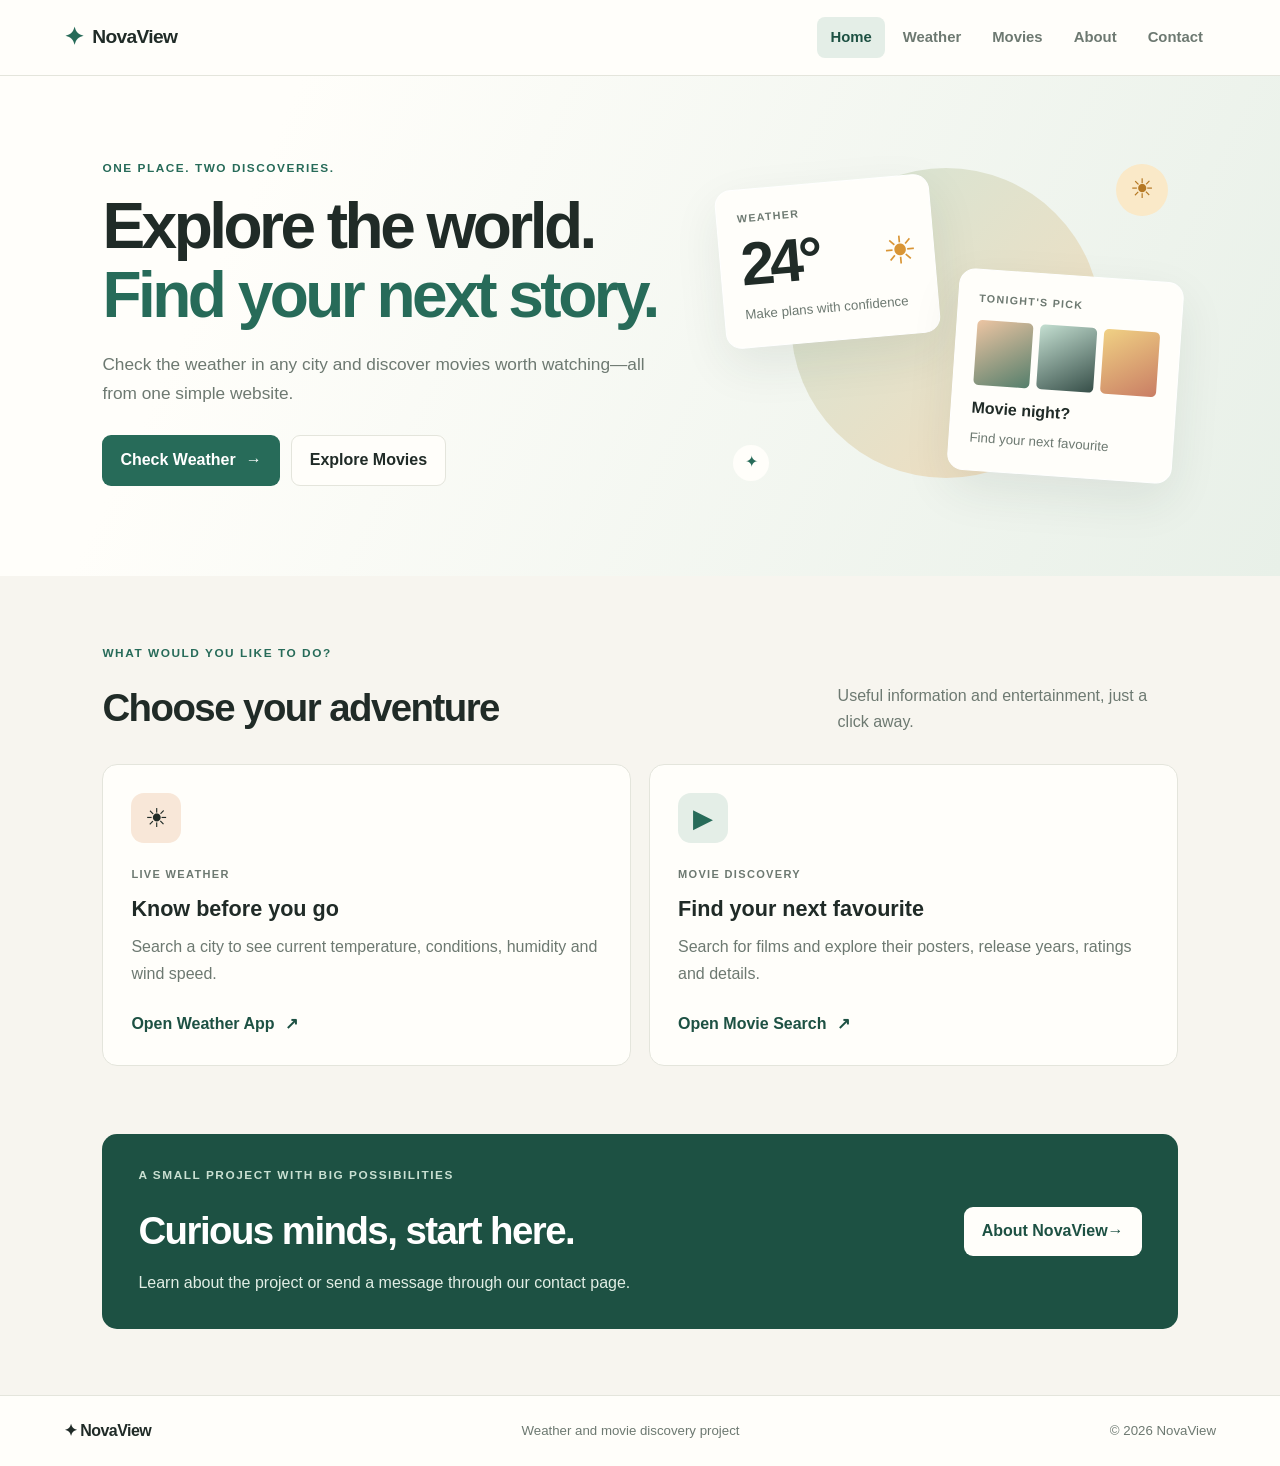
<file: ExploreHub_Modified_Project/Minor-project weather movies search/index.html>
<!doctype html>
<html lang="en">
<head>
  <meta charset="utf-8">
  <meta name="viewport" content="width=device-width, initial-scale=1">
  <meta name="description" content="Your home for live weather and movie discovery.">
  <title>NovaView | Home</title>
  <link rel="stylesheet" href="style.css">
  <script type="module" src="js/app.js"></script>
</head>
<body>
  <header class="site-header">
    <a class="brand" href="index.html"><span class="brand-mark">✦</span>NovaView</a>
    <button class="menu-toggle" aria-label="Toggle navigation" aria-expanded="false">☰</button>
    <nav class="site-nav" aria-label="Main navigation">
      <a class="active" href="index.html">Home</a>
      <a href="weather.html">Weather</a>
      <a href="movies.html">Movies</a>
      <a href="about.html">About</a>
      <a href="contact.html">Contact</a>
    </nav>
  </header>

  <main>
    <section class="hero">
      <div class="hero-copy">
        <p class="eyebrow">ONE PLACE. TWO DISCOVERIES.</p>
        <h1>Explore the world.<br><span>Find your next story.</span></h1>
        <p class="hero-text">Check the weather in any city and discover movies worth watching—all from one simple website.</p>
        <div class="hero-actions">
          <a class="button button-primary" href="weather.html">Check Weather <span>→</span></a>
          <a class="button button-secondary" href="movies.html">Explore Movies</a>
        </div>
      </div>
      <div class="hero-art" aria-hidden="true">
        <div class="orb orb-one">☀</div><div class="orb orb-two">✦</div>
        <div class="art-card weather-art"><span>WEATHER</span><strong>24°</strong><small>Make plans with confidence</small><div class="sun-icon">☀</div></div>
        <div class="art-card movie-art"><span>TONIGHT'S PICK</span><div class="poster-shapes"><i></i><i></i><i></i></div><strong>Movie night?</strong><small>Find your next favourite</small></div>
      </div>
    </section>

    <section class="section-wrap">
      <div class="section-heading"><div><p class="eyebrow">WHAT WOULD YOU LIKE TO DO?</p><h2>Choose your adventure</h2></div><p>Useful information and entertainment, just a click away.</p></div>
      <div class="feature-grid">
        <article class="feature-card weather-feature">
          <div class="feature-icon">☀</div><p class="card-kicker">LIVE WEATHER</p><h3>Know before you go</h3>
          <p>Search a city to see current temperature, conditions, humidity and wind speed.</p>
          <a class="text-link" href="weather.html">Open Weather App <span>↗</span></a>
        </article>
        <article class="feature-card movie-feature">
          <div class="feature-icon">▶</div><p class="card-kicker">MOVIE DISCOVERY</p><h3>Find your next favourite</h3>
          <p>Search for films and explore their posters, release years, ratings and details.</p>
          <a class="text-link" href="movies.html">Open Movie Search <span>↗</span></a>
        </article>
      </div>
    </section>

    <section class="bottom-banner">
      <div><p class="eyebrow">A SMALL PROJECT WITH BIG POSSIBILITIES</p><h2>Curious minds, start here.</h2><p>Learn about the project or send a message through our contact page.</p></div>
      <a class="button button-light" href="about.html">About NovaView→</a>
    </section>
  </main>

  <footer class="site-footer"><a class="brand footer-brand" href="index.html">✦ NovaView</a><span>Weather and movie discovery project</span><span>© <span data-year></span> NovaView</span></footer>
</body>
</html>
</file>
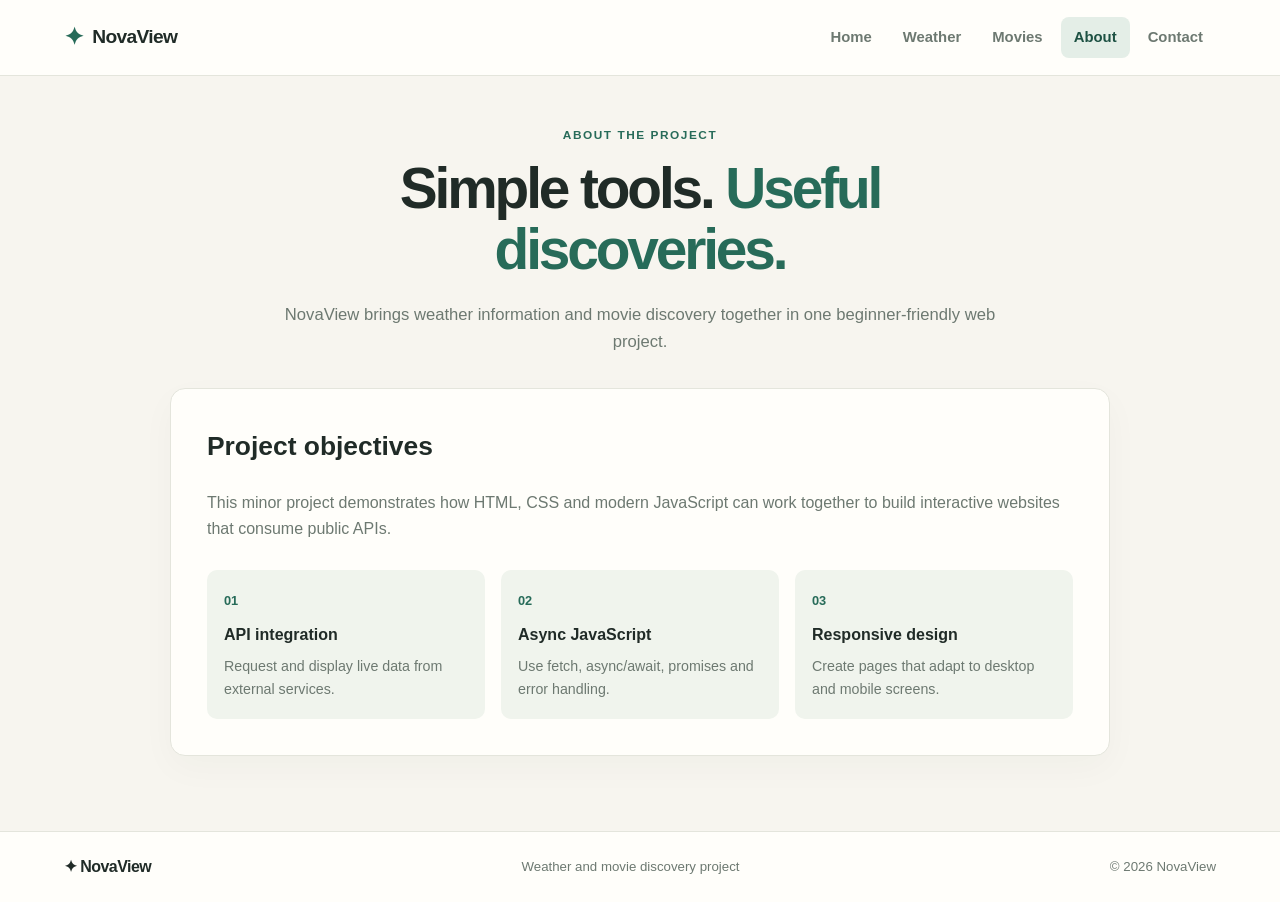
<file: ExploreHub_Modified_Project/Minor-project weather movies search/about.html>
<!doctype html>
<html lang="en">
  <head>
    <meta charset="utf-8" />
    <meta name="viewport" content="width=device-width, initial-scale=1" />
    <title>About | NovaView</title>
    <link rel="stylesheet" href="style.css" />
    <script type="module" src="js/app.js"></script>
  </head>
  <body>
    <header class="site-header">
      <a class="brand" href="index.html"
        ><span class="brand-mark">✦</span> NovaView</a
      ><button
        class="menu-toggle"
        aria-label="Toggle navigation"
        aria-expanded="false"
      >
        ☰
      </button>
      <nav class="site-nav" aria-label="Main navigation">
        <a href="index.html">Home</a><a href="weather.html">Weather</a
        ><a href="movies.html">Movies</a
        ><a class="active" href="about.html">About</a
        ><a href="contact.html">Contact</a>
      </nav>
    </header>
    <main class="inner-page">
      <section class="page-intro">
        <p class="eyebrow">ABOUT THE PROJECT</p>
        <h1>Simple tools. <span>Useful discoveries.</span></h1>
        <p>
          NovaView brings weather information and movie discovery together in
          one beginner-friendly web project.
        </p>
      </section>
      <section class="content-card">
        <h2>Project objectives</h2>
        <p>
          This minor project demonstrates how HTML, CSS and modern JavaScript
          can work together to build interactive websites that consume public
          APIs.
        </p>
        <div class="objective-grid">
          <div>
            <strong>01</strong>
            <h3>API integration</h3>
            <p>Request and display live data from external services.</p>
          </div>
          <div>
            <strong>02</strong>
            <h3>Async JavaScript</h3>
            <p>Use fetch, async/await, promises and error handling.</p>
          </div>
          <div>
            <strong>03</strong>
            <h3>Responsive design</h3>
            <p>Create pages that adapt to desktop and mobile screens.</p>
          </div>
        </div>
      </section>
    </main>
    <footer class="site-footer">
      <a class="brand footer-brand" href="index.html">✦ NovaView</a
      ><span>Weather and movie discovery project</span
      ><span>© <span data-year></span> NovaView</span>
    </footer>
  </body>
</html>
</file>
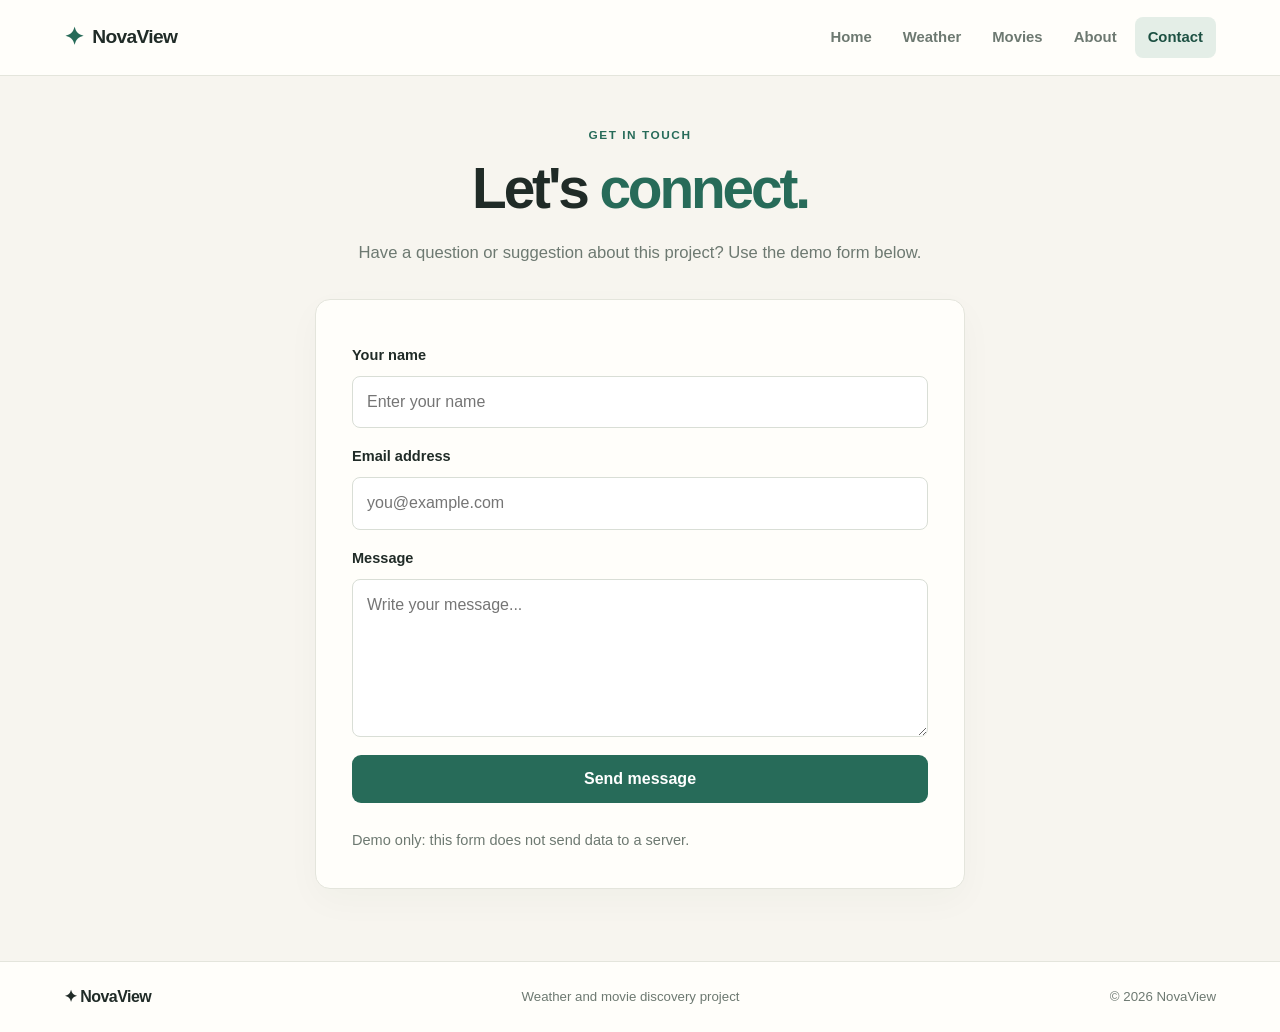
<file: ExploreHub_Modified_Project/Minor-project weather movies search/contact.html>
<!doctype html>
<html lang="en">
  <head>
    <meta charset="utf-8" />
    <meta name="viewport" content="width=device-width, initial-scale=1" />
    <title>Contact | NovaView</title>
    <link rel="stylesheet" href="style.css" />
    <script type="module" src="js/app.js"></script>
    <script type="module" src="js/contact.js"></script>
  </head>
  <body>
    <header class="site-header">
      <a class="brand" href="index.html"
        ><span class="brand-mark">✦</span> NovaView</a
      ><button
        class="menu-toggle"
        aria-label="Toggle navigation"
        aria-expanded="false"
      >
        ☰
      </button>
      <nav class="site-nav" aria-label="Main navigation">
        <a href="index.html">Home</a><a href="weather.html">Weather</a
        ><a href="movies.html">Movies</a><a href="about.html">About</a
        ><a class="active" href="contact.html">Contact</a>
      </nav>
    </header>
    <main class="inner-page">
      <section class="page-intro">
        <p class="eyebrow">GET IN TOUCH</p>
        <h1>Let's <span>connect.</span></h1>
        <p>
          Have a question or suggestion about this project? Use the demo form
          below.
        </p>
      </section>
      <section class="content-card contact-card">
        <form id="contact-form" class="contact-form">
          <label for="name">Your name</label
          ><input
            id="name"
            name="name"
            required
            placeholder="Enter your name"
          /><label for="email">Email address</label
          ><input
            id="email"
            name="email"
            type="email"
            required
            placeholder="you@example.com"
          /><label for="message">Message</label
          ><textarea
            id="message"
            name="message"
            rows="5"
            required
            placeholder="Write your message..."
          ></textarea
          ><button class="button button-primary" type="submit">
            Send message
          </button>
          <p id="contact-status" class="status-message" role="status">
            Demo only: this form does not send data to a server.
          </p>
        </form>
      </section>
    </main>
    <footer class="site-footer">
      <a class="brand footer-brand" href="index.html">✦ NovaView</a
      ><span>Weather and movie discovery project</span
      ><span>© <span data-year></span> NovaView</span>
    </footer>
  </body>
</html>
</file>
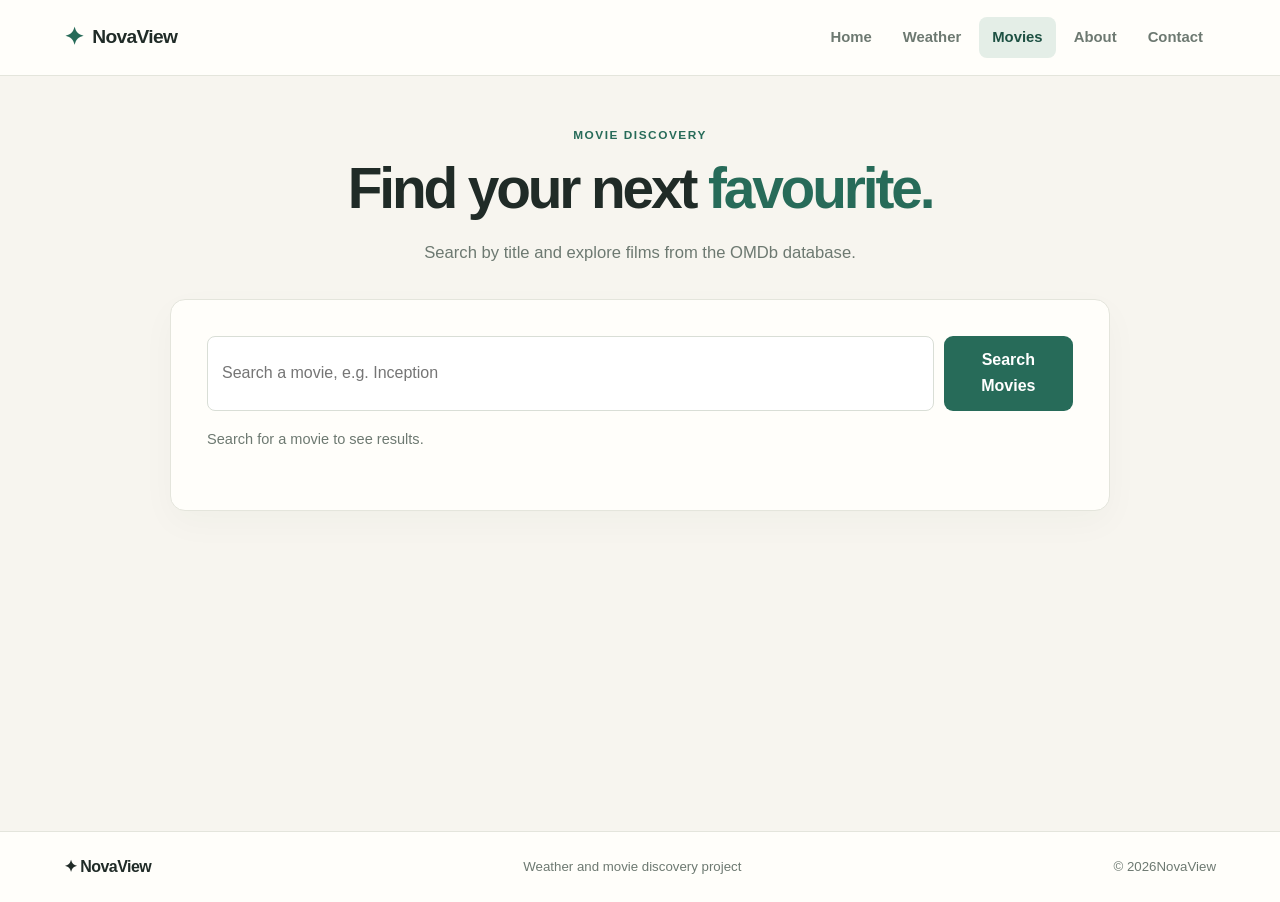
<file: ExploreHub_Modified_Project/Minor-project weather movies search/movies.html>
<!doctype html>
<html lang="en">
  <head>
    <meta charset="utf-8" />
    <meta name="viewport" content="width=device-width, initial-scale=1" />
    <title>Movie Search | NovaView</title>
    <link rel="stylesheet" href="style.css" />
    <script type="module" src="js/app.js"></script>
    <script type="module" src="js/movies.js"></script>
  </head>
  <body>
    <header class="site-header">
      <a class="brand" href="index.html"
        ><span class="brand-mark">✦</span> NovaView</a
      ><button
        class="menu-toggle"
        aria-label="Toggle navigation"
        aria-expanded="false"
      >
        ☰
      </button>
      <nav class="site-nav" aria-label="Main navigation">
        <a href="index.html">Home</a><a href="weather.html">Weather</a
        ><a class="active" href="movies.html">Movies</a
        ><a href="about.html">About</a><a href="contact.html">Contact</a>
      </nav>
    </header>
    <main class="inner-page">
      <section class="page-intro">
        <p class="eyebrow">MOVIE DISCOVERY</p>
        <h1>Find your next <span>favourite.</span></h1>
        <p>Search by title and explore films from the OMDb database.</p>
      </section>
      <section class="tool-panel">
        <form id="movie-form" class="search-form">
          <label class="sr-only" for="movie-input">Movie title</label
          ><input
            id="movie-input"
            name="movie"
            placeholder="Search a movie, e.g. Inception"
            required
          /><button class="button button-primary" type="submit">
            Search Movies
          </button>
        </form>
        <p id="movie-status" class="status-message" role="status">
          Search for a movie to see results.
        </p>
        <div id="movie-results" class="movie-grid"></div>
      </section>
    </main>
    <footer class="site-footer">
      <a class="brand footer-brand" href="index.html">✦ NovaView</a
      ><span>Weather and movie discovery project</span
      ><span>© <span data-year></span>NovaView</span>
    </footer>
  </body>
</html>
</file>
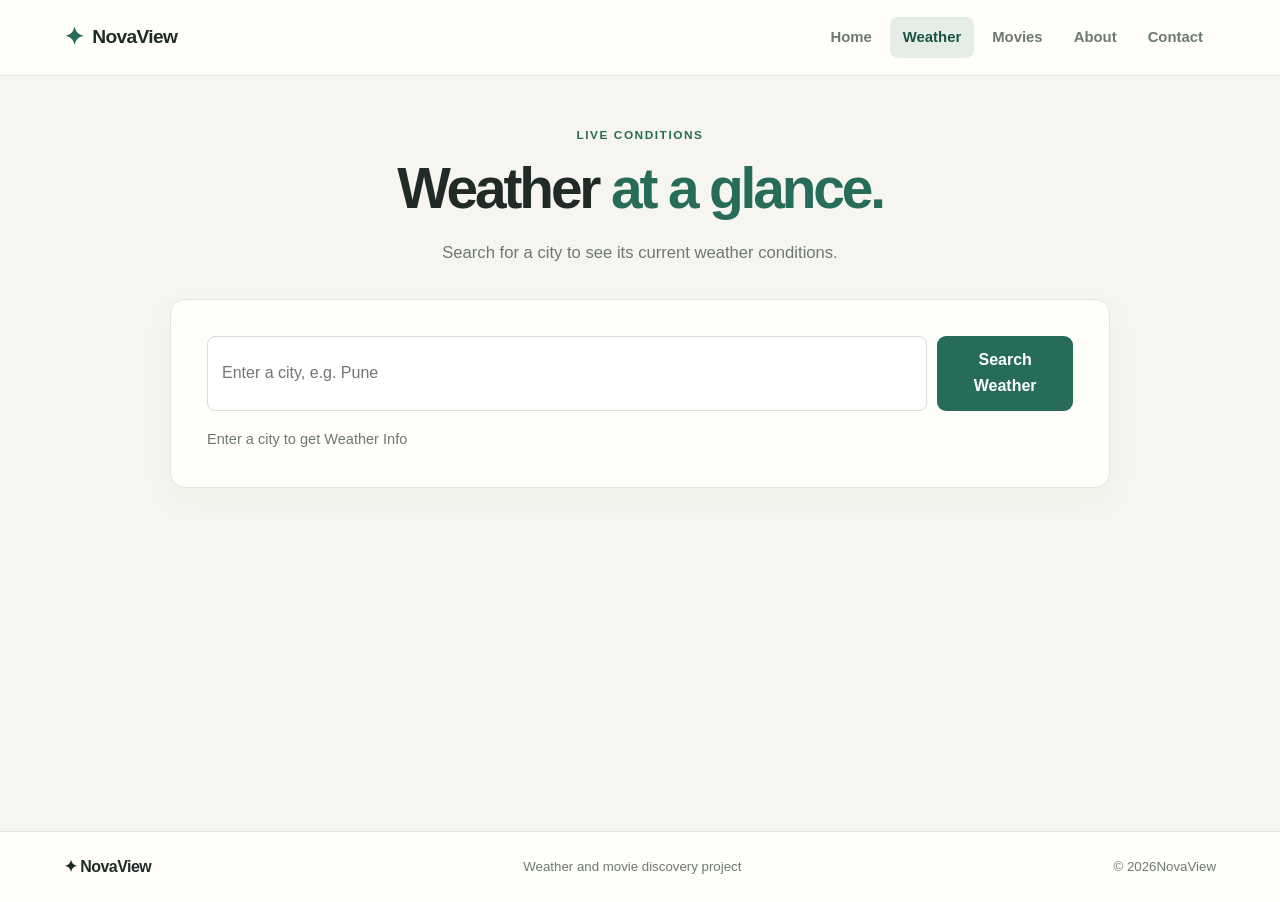
<file: ExploreHub_Modified_Project/Minor-project weather movies search/weather.html>
<!doctype html>
<html lang="en">
  <head>
    <meta charset="utf-8" />
    <meta name="viewport" content="width=device-width, initial-scale=1" />
    <title>Weather | NovaView</title>
    <link rel="stylesheet" href="style.css" />
    <script type="module" src="js/app.js"></script>
    <script type="module" src="js/weather.js"></script>
  </head>
  <body>
    <header class="site-header">
      <a class="brand" href="index.html"
        ><span class="brand-mark">✦</span>NovaView</a
      ><button
        class="menu-toggle"
        aria-label="Toggle navigation"
        aria-expanded="false"
      >
        ☰
      </button>
      <nav class="site-nav" aria-label="Main navigation">
        <a href="index.html">Home</a
        ><a class="active" href="weather.html">Weather</a
        ><a href="movies.html">Movies</a><a href="about.html">About</a
        ><a href="contact.html">Contact</a>
      </nav>
    </header>
    <main class="inner-page">
      <section class="page-intro">
        <p class="eyebrow">LIVE CONDITIONS</p>
        <h1>Weather <span>at a glance.</span></h1>
        <p>Search for a city to see its current weather conditions.</p>
      </section>
      <section class="tool-panel">
        <form id="weather-form" class="search-form">
          <label class="sr-only" for="city-input">City name</label
          ><input
            id="city-input"
            name="city"
            placeholder="Enter a city, e.g. Pune"
            required
          /><button class="button button-primary" type="submit">
            Search Weather
          </button>
        </form>
        <p id="weather-status" class="status-message" role="status">
          Enter a city to get Weather Info
        </p>
        <div id="weather-result" class="weather-result" hidden></div>
      </section>
    
    </main>
    <footer class="site-footer">
      <a class="brand footer-brand" href="index.html">✦ NovaView</a
      ><span>Weather and movie discovery project</span
      ><span>© <span data-year></span>NovaView</span>
    </footer>
  </body>
</html>
</file>
<file: ExploreHub_Modified_Project/Minor-project weather movies search/style.css>
/* ExploreHub: a simple, responsive layout with a warm paper-and-ink palette. */
:root {
  color-scheme: light;
  --ink: #202b27;
  --muted: #6d7971;
  --paper: #f7f5ef;
  --white: #fffefa;
  --primary: #276b59;
  --primary-dark: #1d5143;
  --line: #e4e5dc;
  --mint: #e4eee7;
  --peach: #f8e7d8;
  font-family: "Segoe UI", Tahoma, Arial, sans-serif;
}
* {
  box-sizing: border-box;
}
html {
  scroll-behavior: smooth;
}
body {
  margin: 0;
  color: var(--ink);
  background: var(--paper);
  line-height: 1.65;
}
a {
  color: inherit;
  text-decoration: none;
}
button,
input,
textarea {
  font: inherit;
}
button,
a {
  -webkit-tap-highlight-color: transparent;
}
.site-header {
  display: flex;
  align-items: center;
  justify-content: space-between;
  gap: 24px;
  padding: 17px clamp(18px, 5vw, 76px);
  background: var(--white);
  border-bottom: 1px solid var(--line);
  position: sticky;
  top: 0;
  z-index: 10;
}
.brand {
  display: inline-flex;
  align-items: center;
  gap: 9px;
  font-weight: 800;
  letter-spacing: -0.035em;
  font-size: 1.2rem;
  white-space: nowrap;
}
.brand-mark {
  color: var(--primary);
  font-size: 1.5rem;
}
.site-nav {
  display: flex;
  align-items: center;
  gap: 5px;
}
.site-nav a {
  padding: 8px 13px;
  color: var(--muted);
  font-size: 0.93rem;
  font-weight: 650;
  border-radius: 8px;
  transition:
    background 0.18s ease,
    color 0.18s ease;
}
.site-nav a:hover,
.site-nav a.active {
  background: var(--mint);
  color: var(--primary-dark);
}
.menu-toggle {
  display: none;
  border: 1px solid var(--line);
  border-radius: 8px;
  background: var(--white);
  padding: 5px 10px;
  font-size: 1.35rem;
  color: var(--ink);
  cursor: pointer;
}
.hero {
  padding: 72px clamp(20px, 8vw, 118px) 78px;
  display: grid;
  grid-template-columns: 1.1fr 0.9fr;
  align-items: center;
  gap: 48px;
  overflow: hidden;
  background: linear-gradient(115deg, #fffefa 20%, #e8f0e8 100%);
}
.eyebrow {
  color: var(--primary);
  font-size: 0.74rem;
  font-weight: 800;
  letter-spacing: 0.13em;
  margin: 0 0 13px;
}
h1,
h2,
h3,
p {
  margin-top: 0;
}
h1 {
  font-size: clamp(2.5rem, 5vw, 4.45rem);
  line-height: 1.08;
  letter-spacing: -0.055em;
  margin-bottom: 20px;
}
h1 span {
  color: var(--primary);
}
.hero-text {
  max-width: 550px;
  color: var(--muted);
  font-size: 1.08rem;
}
.hero-actions {
  display: flex;
  flex-wrap: wrap;
  gap: 11px;
  margin-top: 28px;
}
.button {
  display: inline-flex;
  align-items: center;
  justify-content: center;
  gap: 10px;
  min-height: 46px;
  padding: 11px 18px;
  border: 0;
  border-radius: 9px;
  cursor: pointer;
  font-weight: 750;
  transition:
    transform 0.16s ease,
    background 0.16s ease;
}
.button:hover {
  transform: translateY(-2px);
}
.button:focus-visible,
a:focus-visible,
.menu-toggle:focus-visible {
  outline: 3px solid #e5b46d;
  outline-offset: 3px;
}
.button-primary {
  background: var(--primary);
  color: white;
}
.button-primary:hover {
  background: var(--primary-dark);
}
.button-secondary {
  background: var(--white);
  color: var(--ink);
  border: 1px solid var(--line);
}
.button-light {
  background: var(--white);
  color: var(--primary-dark);
}
.hero-art {
  position: relative;
  min-height: 350px;
  display: grid;
  place-items: center;
}
.hero-art::before {
  content: "";
  width: min(310px, 80%);
  aspect-ratio: 1;
  border-radius: 50%;
  background: linear-gradient(135deg, #d4e5d6, #f5ddbd);
  position: absolute;
}
.art-card {
  position: absolute;
  background: var(--white);
  box-shadow: 0 18px 48px #26372c16;
  border: 1px solid #fff;
  border-radius: 16px;
  padding: 20px;
}
.art-card span {
  display: block;
  font-size: 0.67rem;
  letter-spacing: 0.12em;
  font-weight: 800;
  color: var(--muted);
}
.weather-art {
  width: 215px;
  left: 1%;
  top: 34px;
  transform: rotate(-5deg);
}
.weather-art strong {
  display: block;
  font-size: 3.8rem;
  letter-spacing: -0.08em;
  line-height: 1.2;
}
.art-card small {
  color: var(--muted);
}
.sun-icon {
  position: absolute;
  right: 17px;
  top: 42px;
  font-size: 2.4rem;
  color: #d99535;
}
.movie-art {
  width: 225px;
  right: 0;
  bottom: 20px;
  transform: rotate(4deg);
}
.movie-art strong {
  display: block;
  margin: 10px 0 3px;
}
.poster-shapes {
  display: flex;
  gap: 7px;
  margin-top: 12px;
}
.poster-shapes i {
  display: block;
  height: 65px;
  flex: 1;
  border-radius: 5px;
  background: linear-gradient(150deg, #edc5a3, #547e6b);
}
.poster-shapes i:nth-child(2) {
  background: linear-gradient(150deg, #c4dfd1, #364e48);
}
.poster-shapes i:nth-child(3) {
  background: linear-gradient(150deg, #f0d184, #c97d64);
}
.orb {
  position: absolute;
  z-index: 1;
  border-radius: 50%;
  display: grid;
  place-items: center;
}
.orb-one {
  width: 52px;
  height: 52px;
  right: 10px;
  top: 16px;
  background: #fae9c8;
  color: #b57823;
  font-size: 1.7rem;
}
.orb-two {
  width: 36px;
  height: 36px;
  left: 18px;
  bottom: 17px;
  background: var(--white);
  color: var(--primary);
}
.section-wrap {
  padding: 68px clamp(20px, 8vw, 118px);
}
.section-heading {
  display: flex;
  justify-content: space-between;
  align-items: end;
  gap: 28px;
  margin-bottom: 25px;
}
.section-heading h2,
.bottom-banner h2 {
  font-size: clamp(1.8rem, 3vw, 2.55rem);
  letter-spacing: -0.04em;
  margin-bottom: 0;
}
.section-heading > p {
  color: var(--muted);
  max-width: 340px;
  margin-bottom: 4px;
}
.feature-grid {
  display: grid;
  grid-template-columns: repeat(2, minmax(0, 1fr));
  gap: 18px;
}
.feature-card {
  background: var(--white);
  border: 1px solid var(--line);
  border-radius: 15px;
  padding: 28px;
  transition:
    transform 0.18s ease,
    box-shadow 0.18s ease;
}
.feature-card:hover {
  transform: translateY(-3px);
  box-shadow: 0 12px 28px #26372c0d;
}
.feature-icon {
  width: 50px;
  height: 50px;
  display: grid;
  place-items: center;
  border-radius: 13px;
  font-size: 1.6rem;
  margin-bottom: 22px;
  background: var(--peach);
}
.movie-feature .feature-icon {
  background: var(--mint);
  color: var(--primary);
}
.card-kicker {
  font-size: 0.69rem;
  font-weight: 800;
  letter-spacing: 0.12em;
  color: var(--muted);
  margin-bottom: 7px;
}
.feature-card h3 {
  font-size: 1.35rem;
  margin-bottom: 8px;
}
.feature-card > p:not(.card-kicker) {
  color: var(--muted);
  max-width: 480px;
}
.text-link {
  display: inline-flex;
  gap: 10px;
  margin-top: 8px;
  color: var(--primary-dark);
  font-weight: 800;
}
.text-link:hover {
  text-decoration: underline;
  text-underline-offset: 4px;
}
.bottom-banner {
  margin: 0 clamp(20px, 8vw, 118px) 66px;
  padding: 32px 36px;
  border-radius: 15px;
  background: var(--primary-dark);
  color: white;
  display: flex;
  justify-content: space-between;
  align-items: center;
  gap: 24px;
}
.bottom-banner .eyebrow {
  color: #c9e0d2;
}
.bottom-banner p:last-child {
  margin: 8px 0 0;
  color: #e1eee5;
}
.site-footer {
  padding: 22px clamp(18px, 5vw, 76px);
  display: flex;
  align-items: center;
  justify-content: space-between;
  gap: 18px;
  color: var(--muted);
  border-top: 1px solid var(--line);
  font-size: 0.83rem;
  background: var(--white);
}
.footer-brand {
  color: var(--ink);
  font-size: 1rem;
}
.inner-page {
  min-height: calc(100vh - 145px);
  padding: 50px clamp(20px, 8vw, 118px) 72px;
}
.page-intro {
  text-align: center;
  max-width: 750px;
  margin: 0 auto 32px;
}
.page-intro h1 {
  font-size: clamp(2.25rem, 4.8vw, 3.55rem);
}
.page-intro > p:last-child {
  color: var(--muted);
  font-size: 1.04rem;
}
.tool-panel,
.content-card {
  max-width: 940px;
  margin: 0 auto;
  background: var(--white);
  padding: clamp(20px, 4vw, 36px);
  border: 1px solid var(--line);
  border-radius: 15px;
  box-shadow: 0 12px 35px #26372c08;
}
.search-form {
  display: flex;
  gap: 10px;
}
.search-form input,
.contact-form input,
.contact-form textarea {
  min-width: 0;
  width: 100%;
  border: 1px solid #d9ded6;
  border-radius: 8px;
  padding: 12px 14px;
  background: #fff;
  color: var(--ink);
  outline: none;
}
.search-form input:focus,
.contact-form input:focus,
.contact-form textarea:focus {
  border-color: var(--primary);
  box-shadow: 0 0 0 3px #276b591a;
}
.status-message {
  margin: 16px 0 0;
  color: var(--muted);
  font-size: 0.91rem;
}
.status-message.error {
  color: #b42318;
}
.weather-result {
  margin-top: 24px;
  border-radius: 13px;
  padding: 24px;
  background: linear-gradient(135deg, #edf4ed, #fbf0e1);
}
.weather-top {
  display: flex;
  justify-content: space-between;
  align-items: center;
  gap: 12px;
}
.weather-top h2 {
  margin-bottom: 0;
  font-size: 1.55rem;
}
.condition {
  text-transform: capitalize;
  color: var(--muted);
  margin-bottom: 0;
}
.weather-icon {
  width: 82px;
  height: 82px;
}
.temperature {
  font-size: 4.7rem;
  line-height: 1.1;
  font-weight: 800;
  letter-spacing: -0.075em;
  margin-top: 10px;
}
.temperature span {
  font-size: 2rem;
  vertical-align: top;
}
.feels-like {
  color: var(--muted);
}
.weather-stats {
  display: grid;
  grid-template-columns: repeat(3, 1fr);
  gap: 11px;
  margin-top: 19px;
}
.weather-stats div {
  background: #ffffffc9;
  padding: 14px;
  border-radius: 9px;
}
.weather-stats span,
.weather-stats strong {
  display: block;
}
.weather-stats span {
  font-size: 0.8rem;
  color: var(--muted);
}
.weather-stats strong {
  font-size: 1.05rem;
  margin-top: 4px;
}
.page-note {
  text-align: center;
  color: var(--muted);
  font-size: 0.83rem;
  margin-top: 18px;
}
.movie-grid {
  display: grid;
  grid-template-columns: repeat(4, minmax(0, 1fr));
  gap: 16px;
  margin-top: 23px;
}
.movie-card {
  min-width: 0;
  border: 1px solid var(--line);
  border-radius: 10px;
  overflow: hidden;
  background: var(--white);
  transition:
    transform 0.18s ease,
    box-shadow 0.18s ease;
}
.movie-card:hover {
  transform: translateY(-3px);
  box-shadow: 0 10px 24px #26372c12;
}
.poster-wrap {
  background: #edf0e9;
  aspect-ratio: 2 / 3;
  display: grid;
  place-items: center;
  overflow: hidden;
}
.poster-wrap img {
  width: 100%;
  height: 100%;
  object-fit: cover;
}
.poster-placeholder {
  text-align: center;
  color: var(--muted);
  font-size: 0.88rem;
  padding: 10px;
}
.movie-info {
  padding: 12px;
}
.movie-info h3 {
  font-size: 0.96rem;
  line-height: 1.35;
  margin-bottom: 7px;
}
.movie-meta,
.movie-rating {
  font-size: 0.81rem;
  color: var(--muted);
  margin-bottom: 5px;
}
.movie-rating {
  color: #956514;
  font-weight: 750;
}
.content-card h2 {
  font-size: 1.65rem;
}
.content-card > p {
  color: var(--muted);
}
.objective-grid {
  display: grid;
  grid-template-columns: repeat(3, 1fr);
  gap: 16px;
  margin-top: 27px;
}
.objective-grid > div {
  background: #f0f4ed;
  border-radius: 10px;
  padding: 17px;
}
.objective-grid strong {
  color: var(--primary);
  font-size: 0.8rem;
}
.objective-grid h3 {
  margin: 9px 0 6px;
  font-size: 1rem;
}
.objective-grid p {
  color: var(--muted);
  font-size: 0.89rem;
  margin-bottom: 0;
}
.contact-card {
  max-width: 650px;
}
.contact-form {
  display: grid;
  gap: 9px;
}
.contact-form label {
  font-weight: 700;
  font-size: 0.91rem;
  margin-top: 7px;
}
.contact-form textarea {
  resize: vertical;
}
.contact-form .button {
  margin-top: 9px;
}
.sr-only {
  position: absolute;
  width: 1px;
  height: 1px;
  padding: 0;
  margin: -1px;
  overflow: hidden;
  clip: rect(0, 0, 0, 0);
  white-space: nowrap;
  border: 0;
}
@media (max-width: 850px) {
  .hero {
    grid-template-columns: 1fr;
    padding-top: 52px;
  }
  .hero-art {
    max-width: 500px;
    width: 100%;
    margin: 0 auto;
  }
  .movie-grid {
    grid-template-columns: repeat(3, minmax(0, 1fr));
  }
  .site-footer {
    flex-wrap: wrap;
  }
}
@media (max-width: 620px) {
  .site-header {
    flex-wrap: wrap;
    padding-top: 13px;
    padding-bottom: 13px;
  }
  .menu-toggle {
    display: block;
  }
  .site-nav {
    display: none;
    flex-basis: 100%;
    flex-direction: column;
    align-items: stretch;
    gap: 3px;
  }
  .site-nav.is-open {
    display: flex;
  }
  .site-nav a {
    padding: 10px;
  }
  .hero {
    gap: 5px;
  }
  .hero-art {
    min-height: 295px;
    transform: scale(0.93);
  }
  .weather-art {
    left: 0;
  }
  .movie-art {
    right: 0;
  }
  .section-heading,
  .bottom-banner {
    align-items: flex-start;
    flex-direction: column;
  }
  .feature-grid,
  .objective-grid {
    grid-template-columns: 1fr;
  }
  .bottom-banner {
    padding: 25px;
  }
  .search-form {
    flex-direction: column;
  }
  .search-form .button {
    width: 100%;
  }
  .weather-stats {
    grid-template-columns: 1fr;
  }
  .movie-grid {
    grid-template-columns: repeat(2, minmax(0, 1fr));
    gap: 11px;
  }
  .site-footer {
    align-items: flex-start;
    flex-direction: column;
    gap: 7px;
  }
}
</file>
